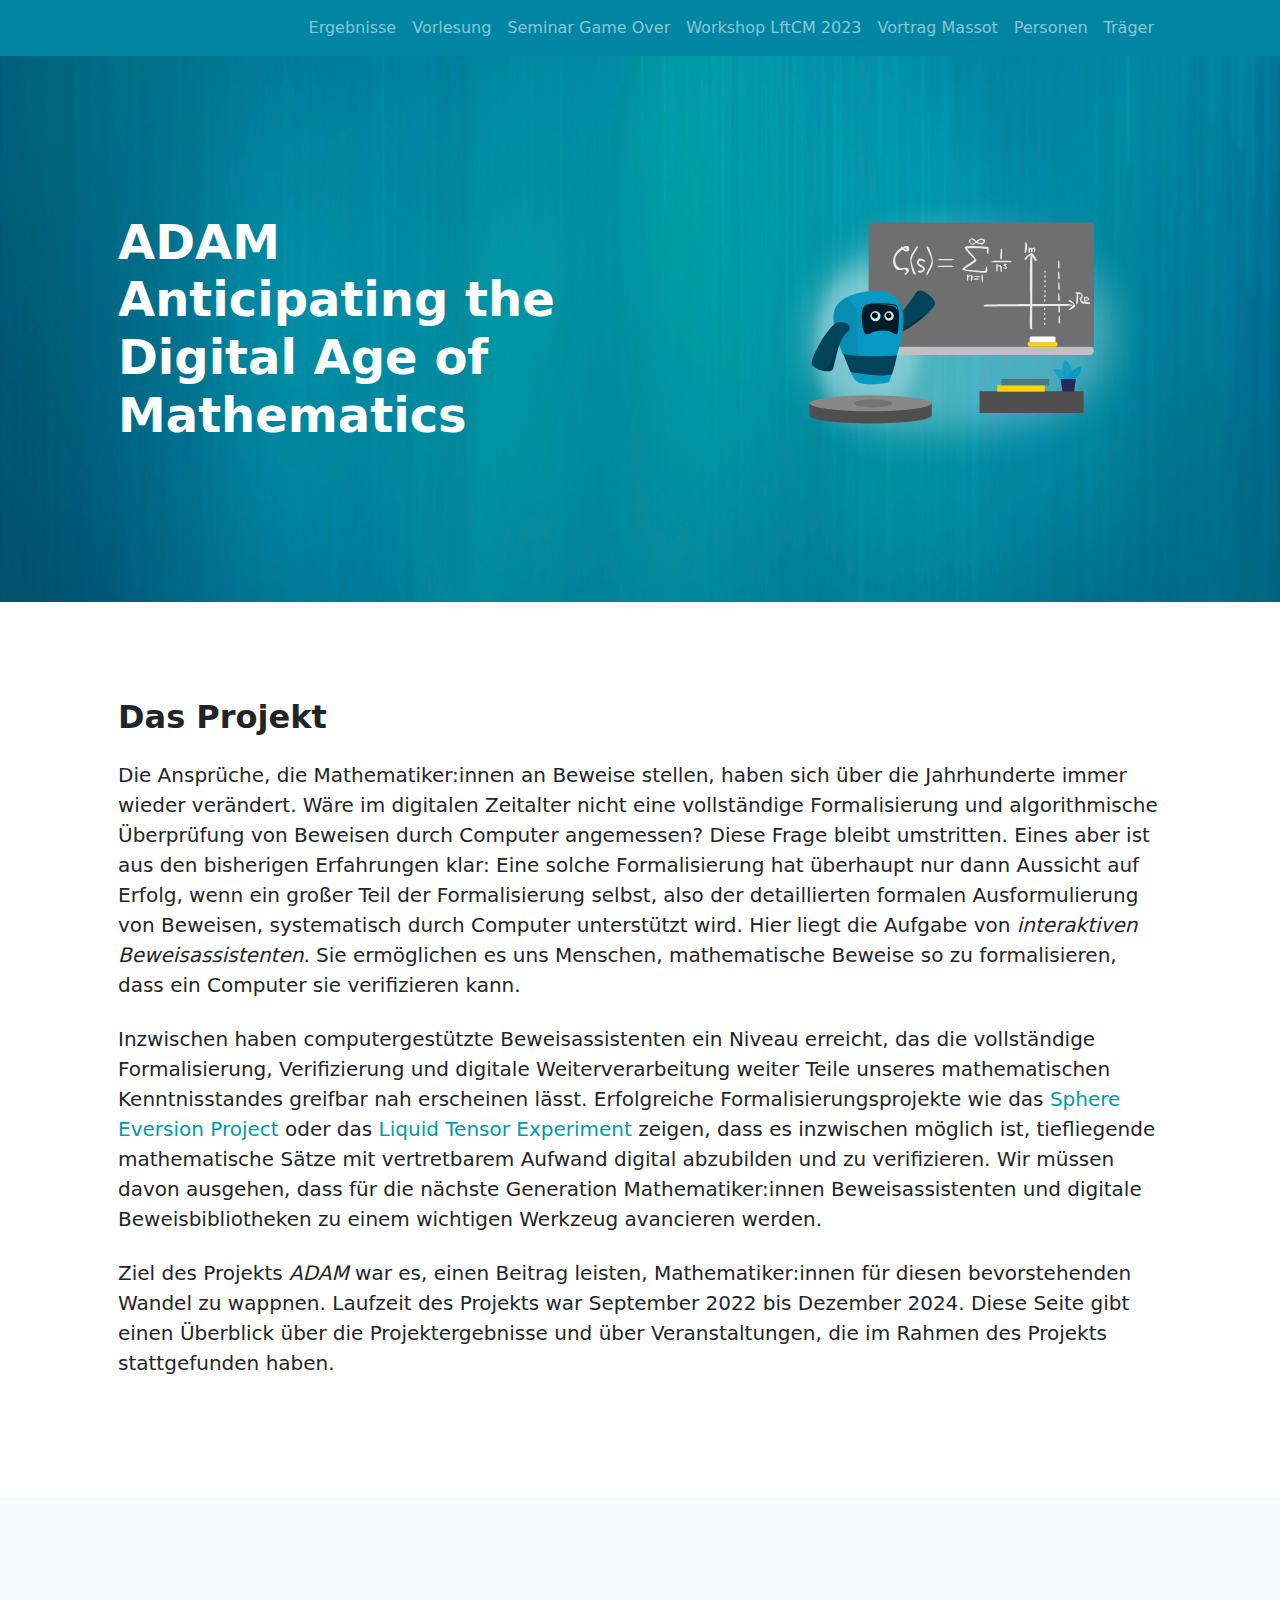
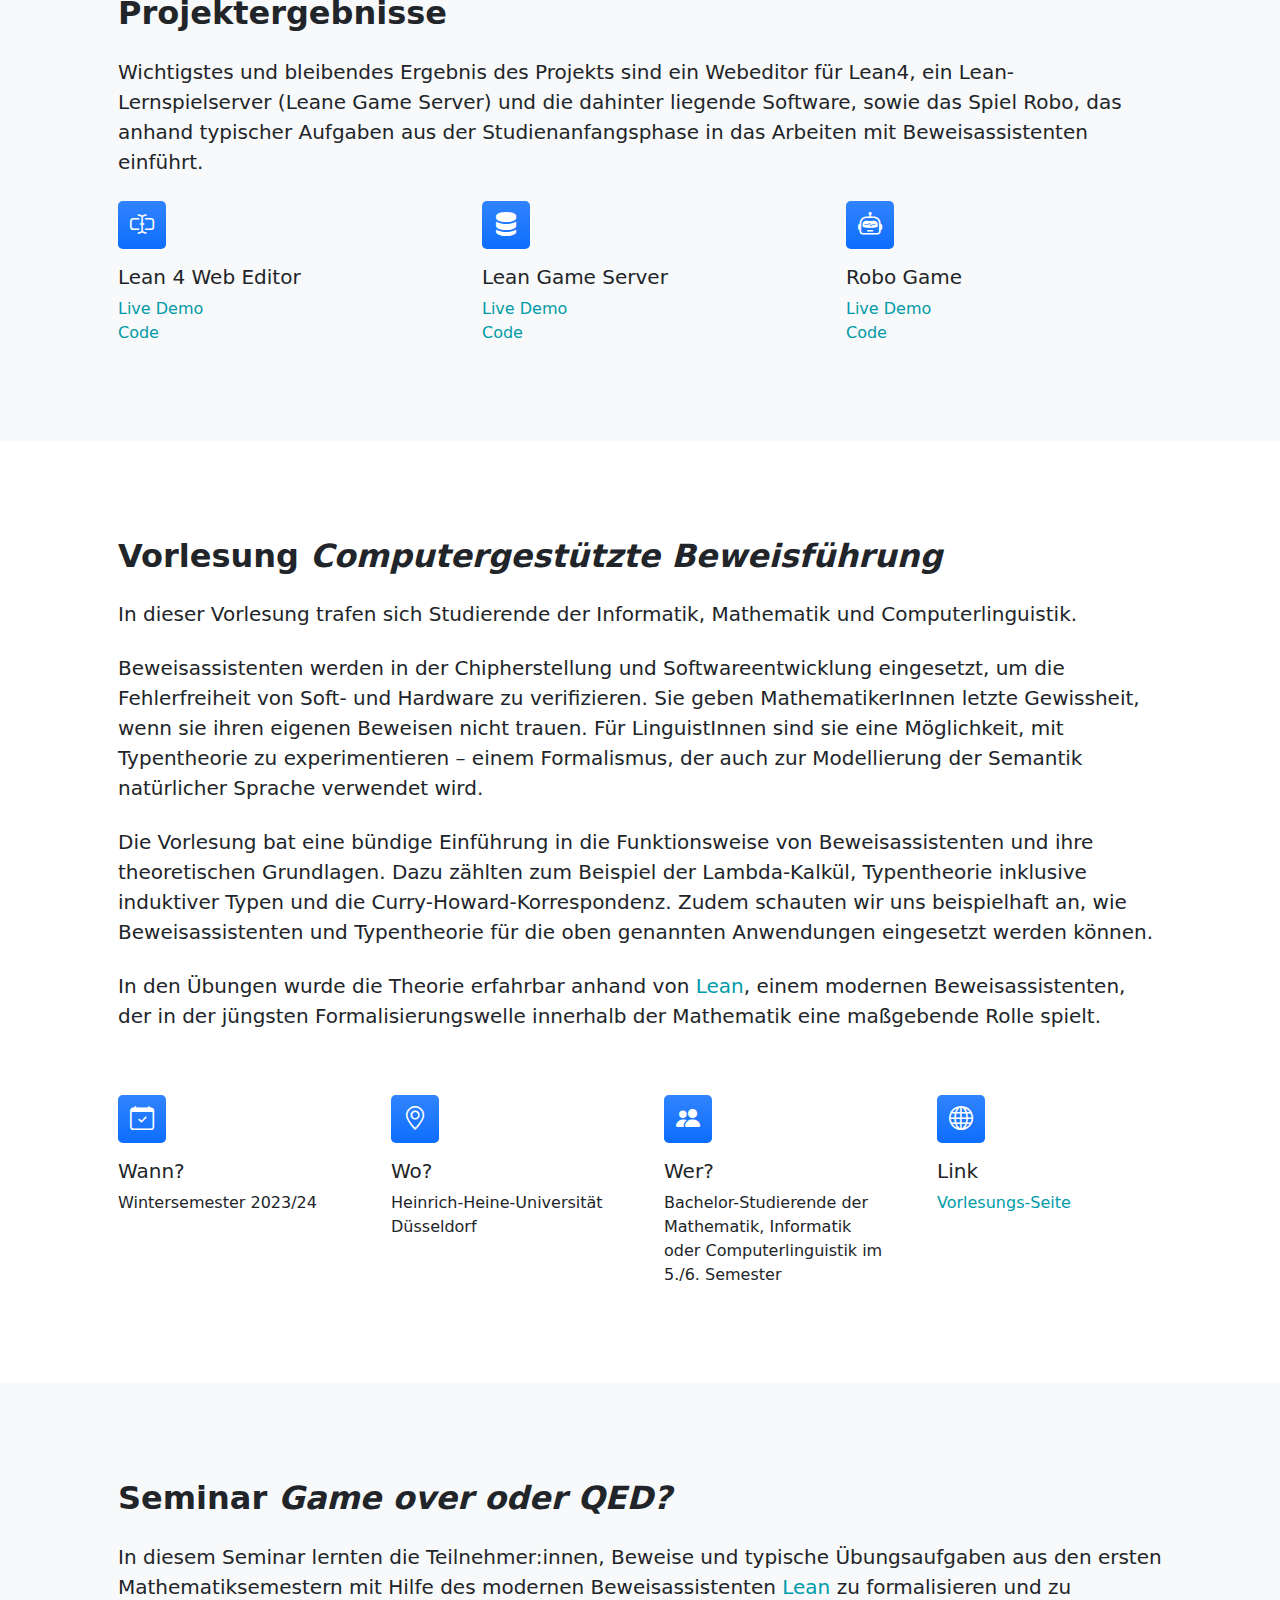
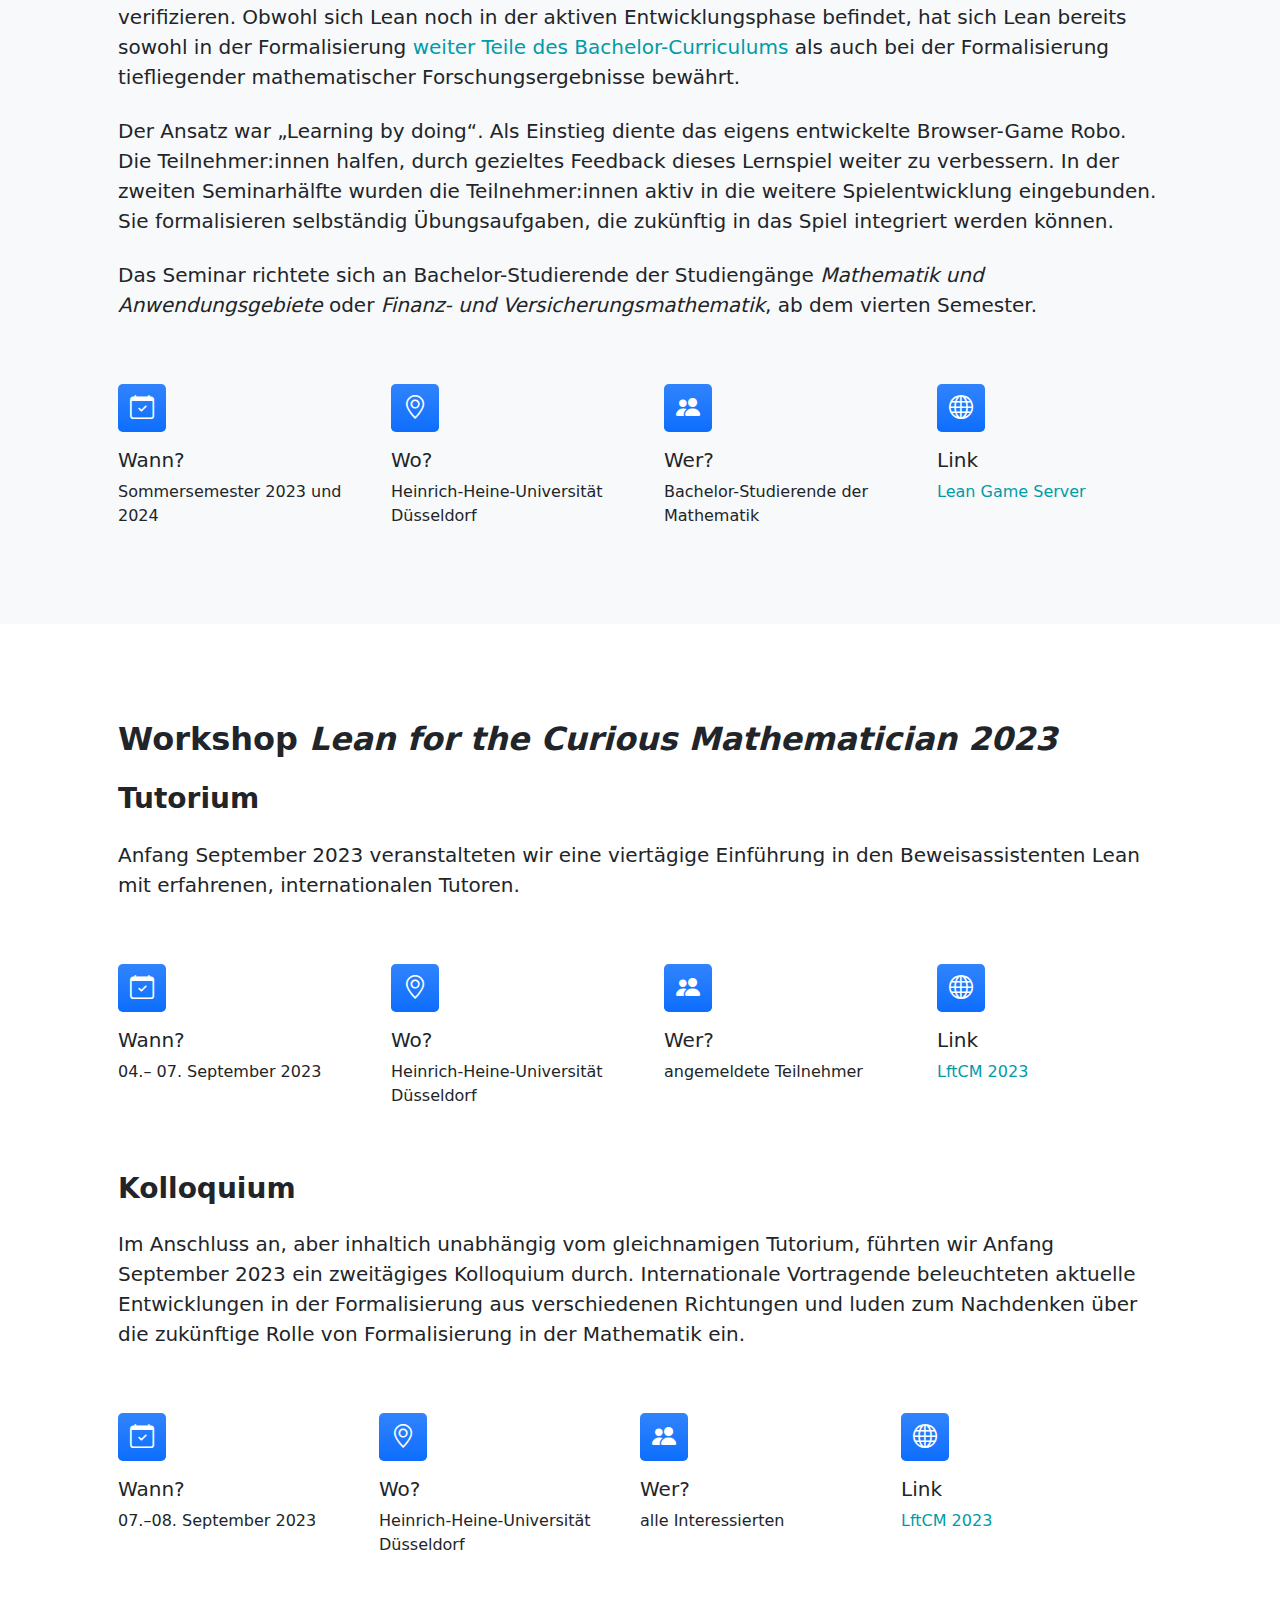
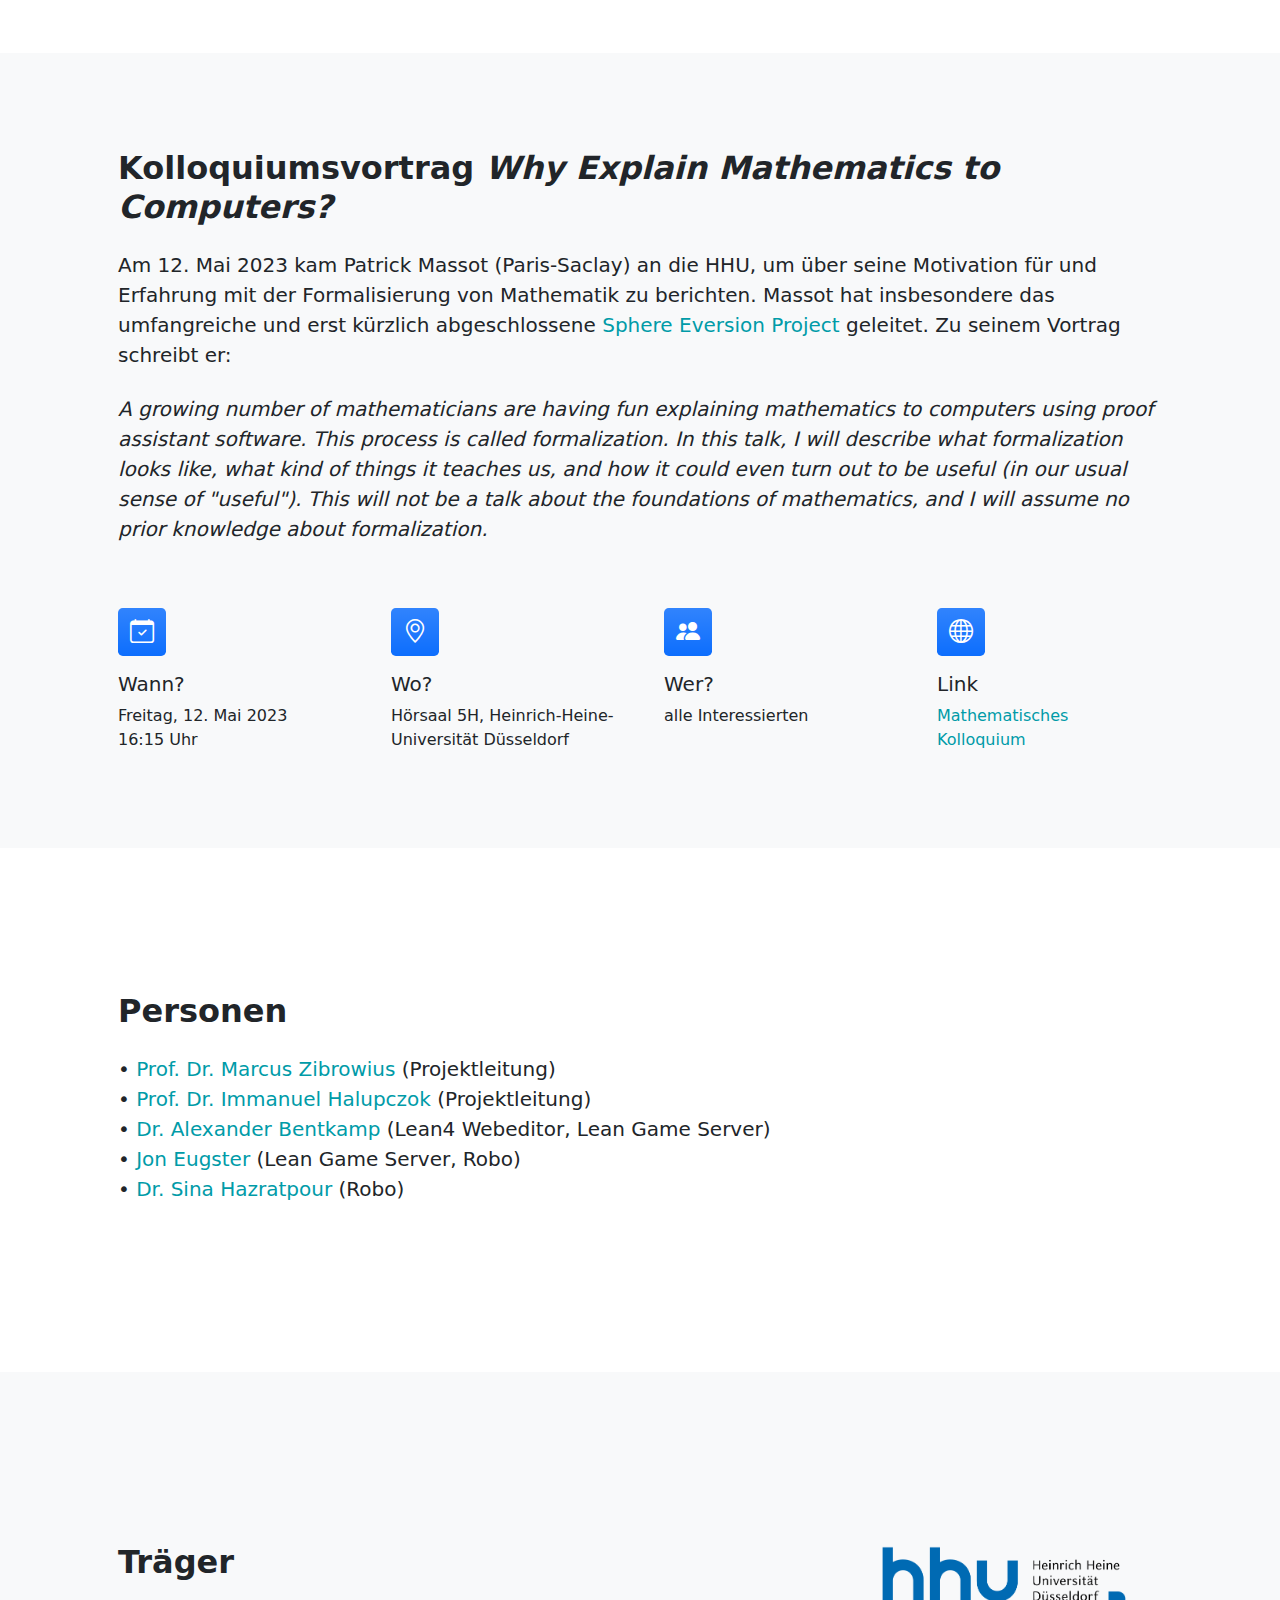
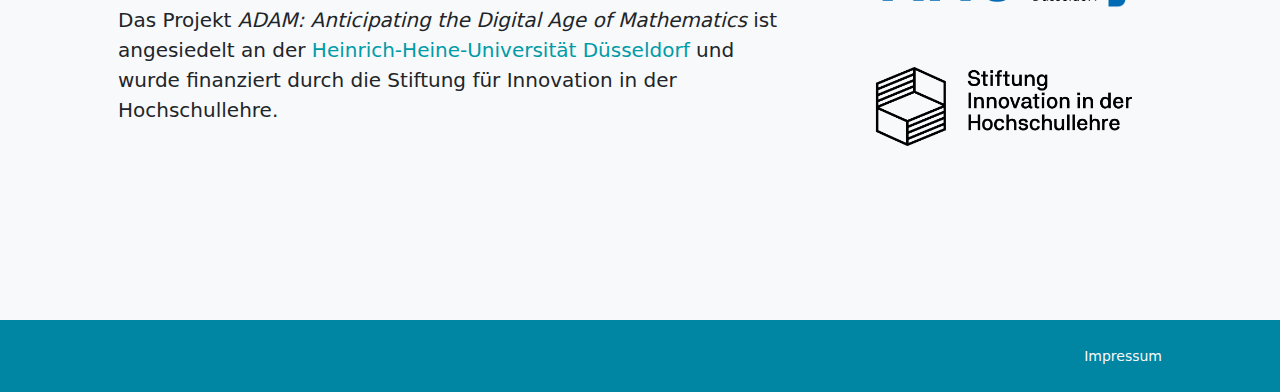
<file: index.html>
<!DOCTYPE html>
<!-- Template from: https://startbootstrap.com/template/modern-business -->
<html lang="de">
    <head>
        <meta charset="utf-8" />
        <meta name="viewport" content="width=device-width, initial-scale=1, shrink-to-fit=no" />
        <meta name="description" content="" />
        <meta name="author" content="" />
        <title>ADAM: Anticipating the Digital Age of Mathematics</title>
        <!-- Favicon-->
        <!-- <link rel="icon" type="image/x-icon" href="assets/favicon.ico" /> -->
        <!-- Bootstrap icons; preview them here: https://icons.getbootstrap.com/-->
        <link href="https://cdn.jsdelivr.net/npm/bootstrap-icons@1.11.3/font/bootstrap-icons.css" rel="stylesheet" />
        <!-- Core theme CSS (includes Bootstrap)-->
        <link href="css/styles.css" rel="stylesheet" />
    </head>
    <body class="d-flex flex-column h-100">
        <main class="flex-shrink-0">
            <!-- Navigation-->
            <nav class="navbar navbar-expand-lg navbar-dark bg-dark">
                <div class="container px-5">
                    <!-- <a class="navbar-brand" href="index.html">Start Bootstrap</a> -->
                    <button class="navbar-toggler" type="button" data-bs-toggle="collapse" data-bs-target="#navbarSupportedContent" aria-controls="navbarSupportedContent" aria-expanded="false" aria-label="Toggle navigation"><span class="navbar-toggler-icon"></span></button>
                    <div class="collapse navbar-collapse" id="navbarSupportedContent">
                      <ul class="navbar-nav ms-auto mb-2 mb-lg-0">
                        <li class="nav-item"><a class="nav-link" href="#results">Ergebnisse</a></li>
                        <li class="nav-item"><a class="nav-link" href="#lecture">Vorlesung</a></li>
                        <li class="nav-item"><a class="nav-link" href="#gameover">Seminar Game Over</a></li>
                        <li class="nav-item"><a class="nav-link" href="#lftcm">Workshop LftCM 2023</a></li>
                        <li class="nav-item"><a class="nav-link" href="#massot">Vortrag Massot</a></li>
                        <li class="nav-item"><a class="nav-link" href="#people">Personen</a></li>
                        <li class="nav-item"><a class="nav-link" href="#traeger">Träger</a></li>
                            <!-- <li class="nav-item dropdown">
                                <a class="nav-link dropdown-toggle" id="navbarDropdownBlog" href="#" role="button" data-bs-toggle="dropdown" aria-expanded="false">Blog</a>
                                <ul class="dropdown-menu dropdown-menu-end" aria-labelledby="navbarDropdownBlog">
                                    <li><a class="dropdown-item" href="blog-home.html">Blog Home</a></li>
                                    <li><a class="dropdown-item" href="blog-post.html">Blog Post</a></li>
                                </ul>
                            </li>
                            <li class="nav-item dropdown">
                                <a class="nav-link dropdown-toggle" id="navbarDropdownPortfolio" href="#" role="button" data-bs-toggle="dropdown" aria-expanded="false">Portfolio</a>
                                <ul class="dropdown-menu dropdown-menu-end" aria-labelledby="navbarDropdownPortfolio">
                                    <li><a class="dropdown-item" href="portfolio-overview.html">Portfolio Overview</a></li>
                                    <li><a class="dropdown-item" href="portfolio-item.html">Portfolio Item</a></li>
                                </ul>
                            </li> -->
                        </ul>
                    </div>
                </div>
            </nav>
            <!-- Header-->
            <header class="bg-dark py-5" style="background: url(img/bg.jpg); background-size: 100%; background-position: center;">
                <div class="container px-5">
                    <div class="row gx-5 align-items-center justify-content-center">
                        <div class="col-lg-8 col-xl-7 col-xxl-6">
                            <div class="my-5 text-center text-xl-start">
                                <h1 class="display-5 fw-bolder text-white mb-2"><b>ADAM</b><br /> Anticipating the Digital Age of Mathematics</h1>
                                <!-- <p class="lead fw-normal text-white-50 mb-4">
                                </p> -->
                                <!-- <div class="d-grid gap-3 d-sm-flex justify-content-sm-center justify-content-xl-start">
                                    <a class="btn btn-primary btn-lg px-4 me-sm-3" href="#features">Get Started</a>
                                    <a class="btn btn-outline-light btn-lg px-4" href="#!">Learn More</a>
                                </div> -->
                            </div>
                        </div>
                        <div class="col-xl-5 col-xxl-6 d-none d-xl-block text-center">
                            <img class="img-fluid rounded-3 my-5" src="img/robot1.svg" width="100%" />
                        </div>
                    </div>
                </div>
            </header>
            
            <section class="py-5" id="projekt">
              <div class="container px-5 my-5">
                <div class="row gx-5 align-items-center">
                  <div class="col-lg-12">
                    <h2 class="fw-bolder mb-4">Das Projekt</h2>
                    <p class="fs-5 mb-4">
                      Die Ansprüche, die Mathematiker:innen an Beweise stellen, haben sich über die Jahrhunderte immer wieder verändert.
                      Wäre im digitalen Zeitalter nicht eine vollständige Formalisierung und algorithmische Überprüfung von Beweisen durch Computer angemessen?
                      Diese Frage bleibt umstritten.  Eines aber ist aus den bisherigen Erfahrungen klar: Eine solche Formalisierung hat überhaupt nur dann Aussicht auf Erfolg, wenn  ein großer Teil der Formalisierung selbst, also der detaillierten formalen Ausformulierung von Beweisen, systematisch durch Computer unterstützt wird.
                      Hier liegt die Aufgabe von <i>interaktiven Beweisassistenten</i>. Sie ermöglichen es uns Menschen, mathematische Beweise so zu formalisieren, dass ein Computer sie verifizieren kann.
                    </p>
                    <p  class="fs-5 mb-4">
                      Inzwischen haben computergestützte Beweisassistenten
                      ein Niveau erreicht, das die
                      vollständige Formalisierung, Verifizierung
                      und digitale Weiterverarbeitung weiter Teile
                      unseres mathematischen Kenntnisstandes
                      greifbar nah erscheinen lässt. Erfolgreiche
                      Formalisierungsprojekte wie das 
                      <a href="https://leanprover-community.github.io/sphere-eversion/">
                        Sphere Eversion Project</a>
                      oder das 
                      <a href="https://leanprover-community.github.io/blog/posts/lte-final/">
                        Liquid Tensor Experiment</a>
                      zeigen, dass es inzwischen
                      möglich ist, tiefliegende mathematische
                      Sätze mit vertretbarem Aufwand digital
                      abzubilden und zu verifizieren. Wir müssen
                      davon ausgehen, dass für die nächste
                      Generation Mathematiker:innen
                      Beweisassistenten und digitale Beweisbibliotheken zu einem wichtigen
                      Werkzeug avancieren werden.
                    </p>
                    <p  class="fs-5 mb-4">Ziel des Projekts <i>ADAM</i> war es, einen Beitrag
                      leisten, Mathematiker:innen für diesen
                      bevorstehenden Wandel zu wappnen.  Laufzeit des Projekts war September 2022 bis Dezember 2024.
                      Diese Seite gibt einen Überblick über die Projektergebnisse und über Veranstaltungen, die im Rahmen des Projekts stattgefunden haben.
                    </p>
                  </div>
                </div>
              </div>
            </section>
            
            <section class="py-5 bg-light" id="results">
              <div class="container px-5 my-5">
                <div class="col-lg-12">
                  <h2 class="fw-bolder mb-4">Projektergebnisse</h2>
                  
                  <p class="fs-5 mb-4">
                    Wichtigstes und bleibendes Ergebnis des Projekts sind ein Webeditor für Lean4, ein Lean-Lernspielserver (Leane Game Server) und die dahinter liegende Software, sowie das Spiel Robo, das anhand typischer Aufgaben aus der Studienanfangsphase in das Arbeiten mit Beweisassistenten einführt. 
                  </p>
                  <div class="row gx-5">
                    <div class="col mb-4 mb-md-0 h-100">
                      <div class="feature bg-primary bg-gradient text-white rounded-3 mb-3"><i class="bi bi-input-cursor-text"></i></div>
                      <h2 class="h5">Lean 4 Web Editor</h2>
                      <p class="mb-0"><a href="https://lean.math.hhu.de/">Live Demo</a></p>
                      <p class="mb-0"><a href="https://github.com/leanprover-community/lean4web">Code</a></p>
                    </div>                 
                    <div class="col mb-4 mb-md-0 h-100">
                      <div class="feature bg-primary bg-gradient text-white rounded-3 mb-3"><i class="bi bi-server"></i></div>
                      <h2 class="h5">Lean Game Server</h2>
                      <p class="mb-0"><a href="https://adam.math.hhu.de/">Live Demo</a></p>
                      <p class="mb-0"><a href="https://github.com/leanprover-community/lean4game">Code</a></p>
                    </div>
                    <div class="col mb-4 mb-md-0 h-100">
                      <div class="feature bg-primary bg-gradient text-white rounded-3 mb-3"><i class="bi bi-robot"></i></div>
                      <h2 class="h5">Robo Game</h2>
                      <p class="mb-0"><a href="https://adam.math.hhu.de/#/g/hhu-adam/robo">Live Demo</a></p>
                      <p class="mb-0"><a href="https://github.com/hhu-adam/Robo">Code</a></p>
                    </div>
                  </div>
                </div>
              </div>
            </section>

            <section class="py-5" id="lecture">
                <div class="container px-5 my-5">
                    <div class="row gx-5 align-items-center">
                        <div class="col-lg-12">
                          <h2 class="fw-bolder mb-4">Vorlesung <i>Computergestützte Beweisführung</i></h2>
                          <!--<h3 class="fw-bolder mb-4">Wintersemester 2023/24</h3>-->
                          <p class="fs-5 mb-4">
                            In dieser Vorlesung trafen sich Studierende der Informatik, Mathematik und Computerlinguistik.
                          </p>
                          <p class="fs-5 mb-4">
                            Beweisassistenten werden in der Chipherstellung und Softwareentwicklung eingesetzt, um die Fehlerfreiheit von Soft- und Hardware zu verifizieren. Sie geben MathematikerInnen letzte Gewissheit, wenn sie ihren eigenen Beweisen nicht trauen. Für LinguistInnen sind sie eine Möglichkeit, mit Typentheorie zu experimentieren – einem Formalismus, der auch zur Modellierung der Semantik natürlicher Sprache verwendet wird.
                          </p>
                          <p class="fs-5 mb-4">
                            Die Vorlesung bat eine bündige Einführung in die Funktionsweise von Beweisassistenten und ihre theoretischen Grundlagen. Dazu zählten zum Beispiel der Lambda-Kalkül, Typentheorie inklusive induktiver Typen und die Curry-Howard-Korrespondenz. Zudem schauten wir uns beispielhaft an, wie Beweisassistenten und Typentheorie für die oben genannten Anwendungen eingesetzt werden können.
                          </p>
                          <p class="fs-5 mb-4">
                            In den Übungen wurde die Theorie erfahrbar anhand von <a href="https://leanprover.github.io/">Lean</a>, einem modernen Beweisassistenten, der in der jüngsten Formalisierungswelle innerhalb der Mathematik eine maßgebende Rolle spielt.
                          </p>
                          <p><br/></p>
                        </div>
                    </div>
                    <div class="row gx-5">
                        <div class="col mb-4 h-100">
                           <div class="feature bg-primary bg-gradient text-white rounded-3 mb-3"><i class="bi bi-calendar-check"></i></div>
                           <h2 class="h5">Wann?</h2>
                           Wintersemester 2023/24
                            <!--<p class="mb-0">siehe <a href="https://lsf.hhu.de/qisserver/servlet/de.his.servlet.RequestDispatcherServlet?state=verpublish&status=init&vmfile=no&publishid=246744&moduleCall=webInfo&publishConfFile=webInfo&publishSubDir=veranstaltung">LSF</a>-->
                        </div>
                        <div class="col mb-4 h-100">
                            <div class="feature bg-primary bg-gradient text-white rounded-3 mb-3"><i class="bi bi-geo-alt"></i></div>
                            <h2 class="h5">Wo?</h2>
                            <p class="mb-0">Heinrich-Heine-Universität Düsseldorf
                              <!--siehe <a href="https://lsf.hhu.de/qisserver/servlet/de.his.servlet.RequestDispatcherServlet?state=verpublish&status=init&vmfile=no&publishid=246744&moduleCall=webInfo&publishConfFile=webInfo&publishSubDir=veranstaltung">LSF</a>--></p>
                        </div>
                         <div class="col mb-4 mb-md-0 h-100">
                            <div class="feature bg-primary bg-gradient text-white rounded-3 mb-3"><i class="bi bi-people-fill"></i></div>
                            <h2 class="h5">Wer?</h2>
                            <p class="mb-0">Bachelor-Studierende der Mathematik, Informatik oder Computerlinguistik im 5./6. Semester</p>
                        </div>
                        <div class="col mb-4 mb-md-0 h-100">
                          <div class="feature bg-primary bg-gradient text-white rounded-3 mb-3"><i class="bi bi-globe"></i></div>
                          <h2 class="h5">Link</h2>
                          <p class="mb-0">
                            <a href="https://www.math.uni-duesseldorf.de/~internet/CB-V-W23/">Vorlesungs-Seite</a><br/>
                            <!--<a href="https://lsf.hhu.de/qisserver/servlet/de.his.servlet.RequestDispatcherServlet?state=verpublish&status=init&vmfile=no&publishid=246744&moduleCall=webInfo&publishConfFile=webInfo&publishSubDir=veranstaltung">LSF-Eintrag</a>-->
                          </p>
                        </div>
                    </div>
                </div>
            </section>

            
            <section class="py-5 bg-light" id="gameover">
                <div class="container px-5 my-5">
                    <div class="row gx-5 align-items-center">
                        <div class="col-lg-12">
                          <h2 class="fw-bolder mb-4">Seminar <i>Game over oder QED?</i></h2>
                          <!--<h3 class="fw-bolder mb-4">Sommersemester 2023 und 2024</h3>-->
                                              
                            <p class="fs-5 mb-4">
                              In diesem Seminar lernten die Teilnehmer:innen, Beweise und typische Übungsaufgaben aus den ersten Mathematiksemestern mit Hilfe des modernen Beweisassistenten <a href="https://leanprover.github.io/">Lean</a> zu formalisieren und zu verifizieren.  Obwohl sich Lean noch in der aktiven Entwicklungsphase befindet, hat sich Lean bereits sowohl in der Formalisierung <a href="https://leanprover-community.github.io/mathlib-overview.html">weiter Teile des Bachelor-Curriculums</a> als auch bei der Formalisierung tiefliegender mathematischer Forschungsergebnisse bewährt.
                            </p>
                            
                            <p class="fs-5 mb-4">
                             Der Ansatz war „Learning by doing“.  Als Einstieg diente das eigens entwickelte Browser-Game Robo.  Die Teilnehmer:innen halfen, durch gezieltes Feedback dieses Lernspiel weiter zu verbessern. In der zweiten Seminarhälfte wurden die Teilnehmer:innen aktiv in die weitere Spielentwicklung eingebunden.  Sie formalisieren selbständig Übungsaufgaben, die zukünftig in das Spiel integriert werden können.
                            </p>

                            <p class="fs-5 mb-4">
                              Das Seminar richtete sich an Bachelor-Studierende der Studiengänge <i>Mathematik und Anwendungsgebiete</i> oder <i>Finanz- und Versicherungsmathematik</i>, ab dem vierten Semester.
                            </p>
                          <!--<p class="fs-5 mb-4">
                            Sie können sich über das <a href="https://lsf.hhu.de/qisserver/rds?state=verpublish&status=init&vmfile=no&publishid=253416&moduleCall=webInfo&publishConfFile=webInfo&publishSubDir=veranstaltung">LSF</a> für dieses Seminar anmelden.  Es gibt noch 4 freie Plätze (Stand: 30. März).  
                          </p>-->
                          <!--<p class="fs-5 mb-4">
                              <b>Update 04. April 2023:</b> Die maximale Teilnehmerzahl wurde bereits erreicht.  Eine Anmeldung ist nicht mehr möglich.
                            </p>-->
                          <p><br></p>
                        </div>
                    </div>
                    <div class="row gx-5">
                        <div class="col mb-4 mb-md-0 h-100">
                            <div class="feature bg-primary bg-gradient text-white rounded-3 mb-3"><i class="bi bi-calendar-check"></i></div>
                            <h2 class="h5">Wann?</h2>
                            <!--<p class="mb-0">mittwochs 10:30&nbsp;Uhr</p>-->
                            <p class="mb-0">Sommersemester 2023 und 2024</p>
                        </div>
                        <div class="col mb-4 mb-md-0 h-100">
                            <div class="feature bg-primary bg-gradient text-white rounded-3 mb-3"><i class="bi bi-geo-alt"></i></div>
                            <h2 class="h5">Wo?</h2>
                            <p class="mb-0">Heinrich-Heine-Universität Düsseldorf</p>
                        </div>
                        <div class="col mb-4 mb-md-0 h-100">
                            <div class="feature bg-primary bg-gradient text-white rounded-3 mb-3"><i class="bi bi-people-fill"></i></div>
                            <h2 class="h5">Wer?</h2>
                            <p class="mb-0">Bachelor-Studierende der Mathematik</p>
                        </div>
                        <div class="col mb-4 mb-md-0 h-100">
                          <div class="feature bg-primary bg-gradient text-white rounded-3 mb-3"><i class="bi bi-globe"></i></div>
                          <h2 class="h5">Link</h2>
                          <p class="mb-0">
                            <!--<a href="https://lsf.hhu.de/qisserver/rds?state=verpublish&status=init&vmfile=no&publishid=253416&moduleCall=webInfo&publishConfFile=webInfo&publishSubDir=veranstaltung">LSF-Eintrag &amp; Anmeldung</a> <br>-->
                            <a href="https://adam.math.hhu.de">Lean Game Server</a>
                          </p>
                        </div>
                    </div>
                </div>
            </section>
    

            
            <section class="py-5" id="lftcm">
              <div class="container px-5 my-5">
                <div class="row gx-5 align-items-center">
                  <h2 class="fw-bolder mb-4">Workshop <i>Lean for the Curious Mathematician 2023</i></h2>
                  <div class="col-lg-12">
                    <h3 class="fw-bolder mb-4">Tutorium</h3>
                    <p  class="fs-5 mb-4">
                      Anfang September 2023 veranstalteten wir eine viertägige Einführung in den Beweisassistenten Lean mit erfahrenen, internationalen Tutoren.
                    </p>
                    <p>
                      <br/>
                    <p/>
                  </div>
                </div>
                <div class="row gx-5">
                  <div class="col mb-4 h-100">
                    <div class="feature bg-primary bg-gradient text-white rounded-3 mb-3"><i class="bi bi-calendar-check"></i></div>
                    <h2 class="h5">Wann?</h2>
                    <p class="mb-0">04.&ndash; 07. September 2023</p>
                  </div>
                  <div class="col mb-4 h-100">
                    <div class="feature bg-primary bg-gradient text-white rounded-3 mb-3"><i class="bi bi-geo-alt"></i></div>
                    <h2 class="h5">Wo?</h2>
                    <p class="mb-0">Heinrich-Heine-Universität Düsseldorf</p>
                  </div>
                  <div class="col mb-4 mb-md-0 h-100">
                    <div class="feature bg-primary bg-gradient text-white rounded-3 mb-3"><i class="bi bi-people-fill"></i></div>
                    <h2 class="h5">Wer?</h2>
                    <p class="mb-0">angemeldete Teilnehmer</p>
                  </div>
                  <div class="col mb-4 mb-md-0 h-100">
                    <div class="feature bg-primary bg-gradient text-white rounded-3 mb-3"><i class="bi bi-globe"></i></div>
                    <h2 class="h5">Link</h2>
                    <p class="mb-0"><a href="https://lftcm2023.github.io/tutorial/">LftCM 2023</a></p>
                  </div>
                </div>
                <p><br/></p>
                <div class="row gx-5 align-items-center">
                  <div class="col-lg-12">
                    <h3 class="fw-bolder mb-4">Kolloquium</h3>
                    <p  class="fs-5 mb-4">
                      Im Anschluss an, aber inhaltich unabhängig vom gleichnamigen Tutorium, führten wir Anfang September 2023 ein zweitägiges Kolloquium durch.  Internationale Vortragende beleuchteten aktuelle Entwicklungen in der Formalisierung aus verschiedenen Richtungen und luden zum Nachdenken über die zukünftige Rolle von Formalisierung in der Mathematik ein.
                      <!--Weitere Informationen sind wiederum auf einer eigenen <a href="https://lftcm2023.github.io/colloquium/">Webseite</a> gebündelt.-->
                    </p>
                    <p>
                      <br/>
                    </p>
                  </div>
                  <div class="row gx-5">
                    <div class="col mb-4 mb-md-0 h-100">
                      <div class="feature bg-primary bg-gradient text-white rounded-3 mb-3"><i class="bi bi-calendar-check"></i></div>
                      <h2 class="h5">Wann?</h2>
                      <p class="mb-0">07.&ndash;08. September 2023</p>
                    </div>
                    <div class="col mb-4 mb-md-0 h-100">
                      <div class="feature bg-primary bg-gradient text-white rounded-3 mb-3"><i class="bi bi-geo-alt"></i></div>
                      <h2 class="h5">Wo?</h2>
                      <p class="mb-0">Heinrich-Heine-Universität Düsseldorf</p>
                    </div>
                    <div class="col mb-4 mb-md-0 h-100">
                      <div class="feature bg-primary bg-gradient text-white rounded-3 mb-3"><i class="bi bi-people-fill"></i></div>
                      <h2 class="h5">Wer?</h2>
                      <p class="mb-0">alle Interessierten</p>
                    </div>
                    <div class="col mb-4 mb-md-0 h-100">
                      <div class="feature bg-primary bg-gradient text-white rounded-3 mb-3"><i class="bi bi-globe"></i></div>
                      <h2 class="h5">Link</h2>
                      <p class="mb-0"><a href="https://lftcm2023.github.io/tutorial/">LftCM 2023</a></p>
                    </div>
                  </div>
                </div>
              </div>
            </section>

            
            <section class="py-5 bg-light" id="massot">
              <div class="container px-5 my-5">
                <div class="row gx-5 align-items-center">
                  <div class="col-lg-12">
                    <h2 class="fw-bolder mb-4">Kolloquiumsvortrag <i>Why Explain Mathematics to Computers?</i></h2>
                    <p  class="fs-5 mb-4">
                      Am 12. Mai 2023 kam Patrick Massot (Paris-Saclay) an die HHU, um über seine Motivation für und Erfahrung mit der Formalisierung von Mathematik zu berichten.  Massot hat insbesondere das umfangreiche und erst kürzlich abgeschlossene <a href="https://leanprover-community.github.io/sphere-eversion/">Sphere Eversion Project</a> geleitet.  Zu seinem Vortrag schreibt er:
                   </p>
                    <p  class="fs-5 mb-4">
                      <i>A growing number of mathematicians are having fun explaining mathematics to computers using proof assistant software. This process is called formalization. In this talk, I will describe what formalization looks like, what kind of things it teaches us, and how it could even turn out to be useful (in our usual sense of "useful"). This will not be a talk about the foundations of mathematics, and I will assume no prior knowledge about formalization.</i>
                    </p>
                    <p><br></p>
                  </div>
                </div>
                <div class="row gx-5">
                  <div class="col mb-4 mb-md-0 h-100">
                    <div class="feature bg-primary bg-gradient text-white rounded-3 mb-3"><i class="bi bi-calendar-check"></i></div>
                    <h2 class="h5">Wann?</h2>
                    <p class="mb-0">Freitag, 12. Mai 2023<br>16:15&nbsp;Uhr</p>
                  </div>
                  <div class="col mb-4 mb-md-0 h-100">
                    <div class="feature bg-primary bg-gradient text-white rounded-3 mb-3"><i class="bi bi-geo-alt"></i></div>
                    <h2 class="h5">Wo?</h2>
                    <p class="mb-0">Hörsaal 5H, Heinrich-Heine-Universität Düsseldorf</p>
                  </div>
                  <div class="col mb-4 mb-md-0 h-100">
                    <div class="feature bg-primary bg-gradient text-white rounded-3 mb-3"><i class="bi bi-people-fill"></i></div>
                    <h2 class="h5">Wer?</h2>
                    <p class="mb-0">alle Interessierten</p>
                  </div>
                  <div class="col mb-4 mb-md-0 h-100">
                    <div class="feature bg-primary bg-gradient text-white rounded-3 mb-3"><i class="bi bi-globe"></i></div>
                    <h2 class="h5">Link</h2>
                    <p class="mb-0"><a href="https://www.math.uni-duesseldorf.de/~internet/Kolloquium/index.html">Mathematisches Kolloquium</a></p>
                  </div>
                </div>
              </div>
            </section>

<!--            <section class="py-5 bg-light" id="gameover23">
                <div class="container px-5 my-5">
                    <div class="row gx-5 align-items-center">
                        <div class="col-lg-12">
                          <h2 class="fw-bolder mb-4">Seminar <i>Game over oder QED?</i></h2>
                          <h3 class="fw-bolder mb-4">Sommersemester 2023</h3>
                            <p class="fs-5 mb-4">
                              In diesem Seminar lernten die Teilnehmer:innen, Beweise und typische Übungsaufgaben aus den ersten Mathematiksemestern mit Hilfe des modernen Beweisassistenten <a href="https://leanprover.github.io/">Lean</a> zu formalisieren und zu verifizieren.  Obwohl sich Lean noch in der aktiven Entwicklungsphase befindet, hat sich Lean bereits sowohl in der Formalisierung <a href="https://leanprover-community.github.io/mathlib-overview.html">weiter Teile des Bachelor-Curriculums</a> als auch bei der Formalisierung tiefliegender mathematischer Forschungsergebnisse bewährt.
                            </p>
                            
                            <!--<p class="fs-5 mb-4">
                             Der Ansatz ist „Learning by doing“.  Als Einstieg dient ein eigens entwickeltes Browser-Game.  Die Teilnehmer:innen helfen, durch gezieltes Feedback dieses Lernspiel weiter zu verbessern. In der zweiten Seminarhälfte werden die Teilnehmer:innen aktiv in die weitere Spielentwicklung eingebunden.  Sie formalisieren selbständig Übungsaufgaben, die zukünftig in das Spiel integriert werden werden.
                            </p>

                            <p class="fs-5 mb-4">
                              Das Seminar richtet sich an Bachelor-Studierende der Studiengänge <i>Mathematik und Anwendungsgebiete</i> oder <i>Finanz- und Versicherungsmathematik</i>, ab dem vierten Semester.
                            </p>
                              
                            <p><br></p>
                        </div>
                    </div>
                    <div class="row gx-5">
                        <div class="col mb-4 h-100">
                            <div class="feature bg-primary bg-gradient text-white rounded-3 mb-3"><i class="bi bi-calendar-check"></i></div>
                            <h2 class="h5">Wann?</h2>
                            <p class="mb-0">Dienstags, 14:30&nbsp;Uhr,<br>Sommersemester 2023</p>
                        </div>
                        <div class="col mb-4 h-100">
                            <div class="feature bg-primary bg-gradient text-white rounded-3 mb-3"><i class="bi bi-geo-alt"></i></div>
                            <h2 class="h5">Wo?</h2>
                            <p class="mb-0">Seminarraum 25.22.02.81, Heinrich-Heine-Universität Düsseldorf</p>
                        </div>
                        <div class="col mb-4 mb-md-0 h-100">
                            <div class="feature bg-primary bg-gradient text-white rounded-3 mb-3"><i class="bi bi-people-fill"></i></div>
                            <h2 class="h5">Wer?</h2>
                            <p class="mb-0">zugelassene Teilnehmer</p>
                        </div>
                        <div class="col mb-4 mb-md-0 h-100">
                          <div class="feature bg-primary bg-gradient text-white rounded-3 mb-3"><i class="bi bi-globe"></i></div>
                          <h2 class="h5">Link</h2>
                          <p class="mb-0">
                            <a href="https://adam.math.hhu.de">Lean Game Server</a><br/>
                            <a href="https://lsf.hhu.de/qisserver/rds?state=verpublish&status=init&vmfile=no&publishid=240496&moduleCall=webInfo&publishConfFile=webInfo&publishSubDir=veranstaltung&noDBAction=y&init=y&menu_open=y#terms">LSF-Eintrag</a>
                          </p>
                        </div>
                    </div>
                </div>
            </section>-->

            <section class="py-5" id="people">
              <div class="py-5">
                <div class="container px-5 my-5">
                  <div class="row gx-5 align-items-center">
                    <!--<div class="col-xl-12">-->
                      <h2 class="fw-bolder mb-4">Personen</h2>
                      <p class="fs-5 mb-4"><!--div class="col-xl-8">-->
                        • <a href="https://www.math.uni-duesseldorf.de/~zibrowius/">Prof. Dr. Marcus Zibrowius</a> (Projektleitung)<br/>
                        • <a href="https://www.math.hhu.de/lehrstuehle-/-personen-/-ansprechpartner/innen/lehrstuehle-des-mathematischen-instituts/lehrstuhl-fuer-algebra-und-zahlentheorie/team/prof-immanuel-halupczok">Prof. Dr. Immanuel Halupczok</a> (Projektleitung)<br/>
                        • <a href="https://abentkamp.github.io/">Dr. Alexander Bentkamp</a> (Lean4 Webeditor, Lean Game Server)<br/>
                        • <a href="https://github.com/joneugster">Jon Eugster</a> (Lean Game Server, Robo)<br/>
                        • <a href="https://sinhp.github.io/">Dr. Sina Hazratpour</a> (Robo)
                      </p>
                    </div>
                  </div>
                </div>
              </div>
            </section>
            
            <section class="py-5 bg-light" id="traeger">
              <div class="py-5">
                <div class="container px-5 my-5">
                  <div class="row gx-5 align-items-center">
                    <!--<div class="col-xl-12">-->
                      <div class="col-xl-8">
                        <h2 class="fw-bolder mb-4">Träger</h2>
                        <p class="fs-5 mb-4">
                          Das Projekt <i>ADAM: Anticipating the Digital Age of Mathematics</i> ist angesiedelt an der <a href="https://www.hhu.de/">Heinrich-Heine-Universität Düsseldorf</a> und wurde finanziert durch die Stiftung für Innovation in der Hochschullehre.
                        </p>
                      </div>
                      <div class="col mb-4 mb-md-0 h-100">
                      <!--<div class="col-xl-4">-->
                        <div class="col lg-8 h-100">
                          <img src="img/hhu.png" width="100%" style="max-width:30em"/>
                        </div>
                        <div class="col mb-4 mb-md-0 h-100">
                        <!--<div class="col mb-4 h-100">-->
                          <img src="img/Logo_Stiftung_Hochschullehre_pos.png" width="100%" style="max-width:30em" />
                        </div>
                      </div>
                    </div>
                  </div>
                </div>
              <!--</div>-->
            </section>
        </main>
        <!-- Footer-->
        <footer class="bg-dark py-4 mt-auto">
            <div class="container px-5">
                <div class="row align-items-center justify-content-between flex-column flex-sm-row">
                    <div class="col-auto"><div class="small m-0 text-white">&nbsp;</div></div>
                    <div class="col-auto">
                        <a class="link-light small" href="impressum.html">Impressum</a>
                        <!-- <span class="text-white mx-1">&middot;</span> -->
                        <!-- <a class="link-light small" href="#!">Terms</a>
                        <span class="text-white mx-1">&middot;</span>
                        <a class="link-light small" href="#!">Contact</a> -->
                    </div>
                </div>
            </div> 
        </footer>
        <!-- Bootstrap core JS-->
        <script src="https://cdn.jsdelivr.net/npm/bootstrap@5.1.3/dist/js/bootstrap.bundle.min.js"></script>
        <!-- Core theme JS-->
        <!-- <script src="js/scripts.js"></script> -->
    </body>
</html>
</file>
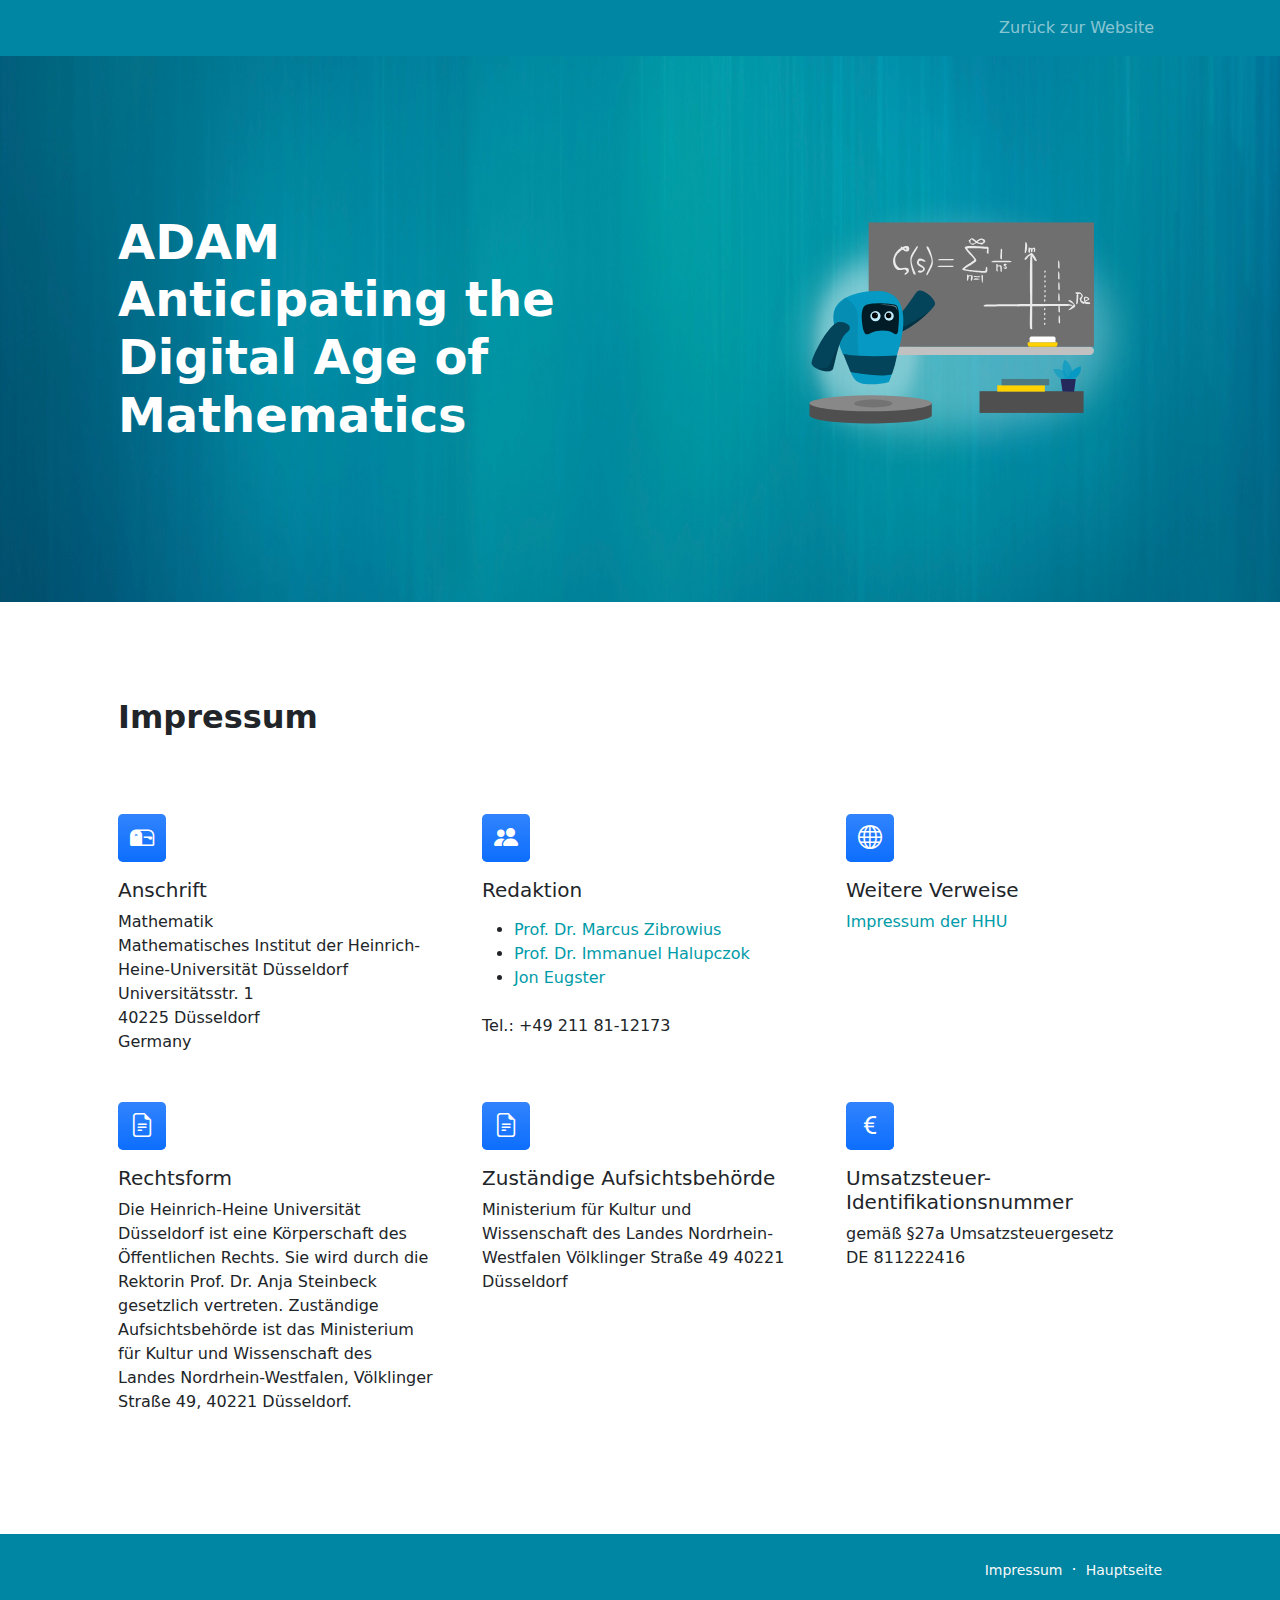
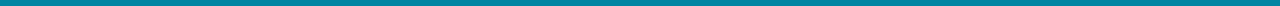
<file: impressum.html>
<!DOCTYPE html>
<!-- Template from: https://startbootstrap.com/template/modern-business -->
<html lang="de">
    <head>
        <meta charset="utf-8" />
        <meta name="viewport" content="width=device-width, initial-scale=1, shrink-to-fit=no" />
        <meta name="description" content="" />
        <meta name="author" content="" />
        <title>ADAM: Anticipating the Digital Age of Mathematics</title>
        <!-- Favicon-->
        <!-- <link rel="icon" type="image/x-icon" href="assets/favicon.ico" /> -->
        <!-- Bootstrap icons-->
        <link href="https://cdn.jsdelivr.net/npm/bootstrap-icons@1.5.0/font/bootstrap-icons.css" rel="stylesheet" />
        <!-- Core theme CSS (includes Bootstrap)-->
        <link href="css/styles.css" rel="stylesheet" />
    </head>
    <body class="d-flex flex-column h-100">
        <main class="flex-shrink-0">
            <!-- Navigation-->
            <nav class="navbar navbar-expand-lg navbar-dark bg-dark">
                <div class="container px-5">
                    <!-- <a class="navbar-brand" href="index.html">Start Bootstrap</a> -->
                    <button class="navbar-toggler" type="button" data-bs-toggle="collapse" data-bs-target="#navbarSupportedContent" aria-controls="navbarSupportedContent" aria-expanded="false" aria-label="Toggle navigation"><span class="navbar-toggler-icon"></span></button>
                    <div class="collapse navbar-collapse" id="navbarSupportedContent">
                        <ul class="navbar-nav ms-auto mb-2 mb-lg-0">
                            <li class="nav-item"><a class="nav-link" href="index.html">Zurück zur Website</a></li>
                        </ul>
                    </div>
                </div>
            </nav>
            <!-- Header-->
            <header class="bg-dark py-5" style="background: url(img/bg.jpg); background-size: 100%; background-position: center;">
                <div class="container px-5">
                    <div class="row gx-5 align-items-center justify-content-center">
                        <div class="col-lg-8 col-xl-7 col-xxl-6">
                            <div class="my-5 text-center text-xl-start">
                                <h1 class="display-5 fw-bolder text-white mb-2"><b>ADAM</b><br /> Anticipating the Digital Age of Mathematics</h1>
                                <!-- <p class="lead fw-normal text-white-50 mb-4">
                                </p> -->
                                <!-- <div class="d-grid gap-3 d-sm-flex justify-content-sm-center justify-content-xl-start">
                                    <a class="btn btn-primary btn-lg px-4 me-sm-3" href="#features">Get Started</a>
                                    <a class="btn btn-outline-light btn-lg px-4" href="#!">Learn More</a>
                                </div> -->
                            </div>
                        </div>
                        <div class="col-xl-5 col-xxl-6 d-none d-xl-block text-center">
                            <img class="img-fluid rounded-3 my-5" src="img/robot1.svg" width="100%" />
                        </div>
                    </div>
                </div>
            </header>
            <section class="py-5" id="gameover">
                <div class="container px-5 my-5">
                    <div class="row gx-5 align-items-center">
                        <div class="col-lg-12">
                            <h2 class="fw-bolder mb-4">Impressum</h2>
                            <p class="fs-5 mb-4">
                              &nbsp;
                            </p>
                        </div>
                    </div>
                    <div class="row gx-5">
                      <div class="col mb-4 h-100">
                          <div class="feature bg-primary bg-gradient text-white rounded-3 mb-3"><i class="bi bi-mailbox2"></i></div>
                          <h2 class="h5">Anschrift</h2>
                          <p class="mb-0">
                            Mathematik<br/>
                            Mathematisches Institut der Heinrich-Heine-Universität Düsseldorf<br/>
                            Universitätsstr. 1<br/>
                            40225 Düsseldorf<br/>
                            Germany<br/>
                            <br/>
                            
                          </p>
                      </div>
                      <div class="col mb-4 h-100">
                          <div class="feature bg-primary bg-gradient text-white rounded-3 mb-3"><i class="bi bi-people-fill"></i></div>
                          <h2 class="h5">Redaktion</h2>
                          <p><ul class="mb-0"><li><a href="https://www.math.uni-duesseldorf.de/~zibrowius/">Prof. Dr. Marcus Zibrowius</a></li>
                            <li><a href="https://www.math.hhu.de/lehrstuehle-/-personen-/-ansprechpartner/innen/lehrstuehle-des-mathematischen-instituts/lehrstuhl-fuer-algebra-und-zahlentheorie/team/prof-immanuel-halupczok">Prof. Dr. Immanuel Halupczok</a></li>
                            <li><a href="https://www.math.hhu.de/lehrstuehle-/-personen-/-ansprechpartner/innen/lehrstuehle-des-mathematischen-instituts/lehrstuhl-fuer-algebraische-geometrie/team/jon-eugster">Jon Eugster</a></li>
                          </ul>
                          <br/>
                          Tel.: +49 211 81-12173
                        </p>
                      </div>
                    <div class="col mb-4 h-100">
                      <div class="feature bg-primary bg-gradient text-white rounded-3 mb-3"><i class="bi bi-globe"></i></div>
                      <h2 class="h5">Weitere Verweise</h2>
                      <p><a target="_blank" href="https://www.hhu.de/impressum">Impressum der HHU</a>
                    </p>
                  </div>
                  </div>
                  <div class="row gx-5">
                    <div class="col mb-4 h-100">
                        <div class="feature bg-primary bg-gradient text-white rounded-3 mb-3"><i class="bi bi-file-earmark-text"></i></div>
                        <h2 class="h5">Rechtsform</h2>
                        <p class="mb-0">Die Heinrich-Heine Universität Düsseldorf ist eine Körperschaft des Öffentlichen Rechts. Sie wird durch die Rektorin Prof. Dr. Anja Steinbeck gesetzlich vertreten.
                          Zuständige Aufsichtsbehörde ist das Ministerium für Kultur und Wissenschaft des Landes Nordrhein-Westfalen, Völklinger Straße 49, 40221 Düsseldorf.</p>
                    </div>
                    <div class="col mb-4 mb-md-0 h-100">
                        <div class="feature bg-primary bg-gradient text-white rounded-3 mb-3"><i class="bi bi-file-earmark-text"></i></div>
                        <h2 class="h5">Zuständige Aufsichtsbehörde</h2>
                        <p class="mb-0">Ministerium für Kultur und Wissenschaft des Landes Nordrhein-Westfalen
                          Völklinger Straße 49
                          40221 Düsseldorf</p>
                    </div>
                    <div class="col mb-4 mb-md-0 h-100">
                      <div class="feature bg-primary bg-gradient text-white rounded-3 mb-3"><i class="bi bi-currency-euro"></i></div>
                      <h2 class="h5">Umsatzsteuer-Identifikationsnummer</h2>
                      <p class="mb-0">gemäß §27a Umsatzsteuergesetz<br/>

                        DE 811222416</p>
                    </div>
                </div>
                </div>
            </section>
        </main>
        <!-- Footer-->
        <footer class="bg-dark py-4 mt-auto">
          <div class="container px-5">
              <div class="row align-items-center justify-content-between flex-column flex-sm-row">
                  <div class="col-auto"><div class="small m-0 text-white">&nbsp;</div></div>
                  <div class="col-auto">
                      <a class="link-light small" href="impressum.html">Impressum</a>
                      <span class="text-white mx-1">&middot;</span>
                      <a class="link-light small" href="index.html">Hauptseite</a>
                      <!-- <span class="text-white mx-1">&middot;</span>
                      <a class="link-light small" href="#!">Contact</a> -->
                  </div>
              </div>
          </div> 
        </footer>
        <!-- Bootstrap core JS-->
        <script src="https://cdn.jsdelivr.net/npm/bootstrap@5.1.3/dist/js/bootstrap.bundle.min.js"></script>
        <!-- Core theme JS-->
        <!-- <script src="js/scripts.js"></script> -->
    </body>
</html>
</file>
